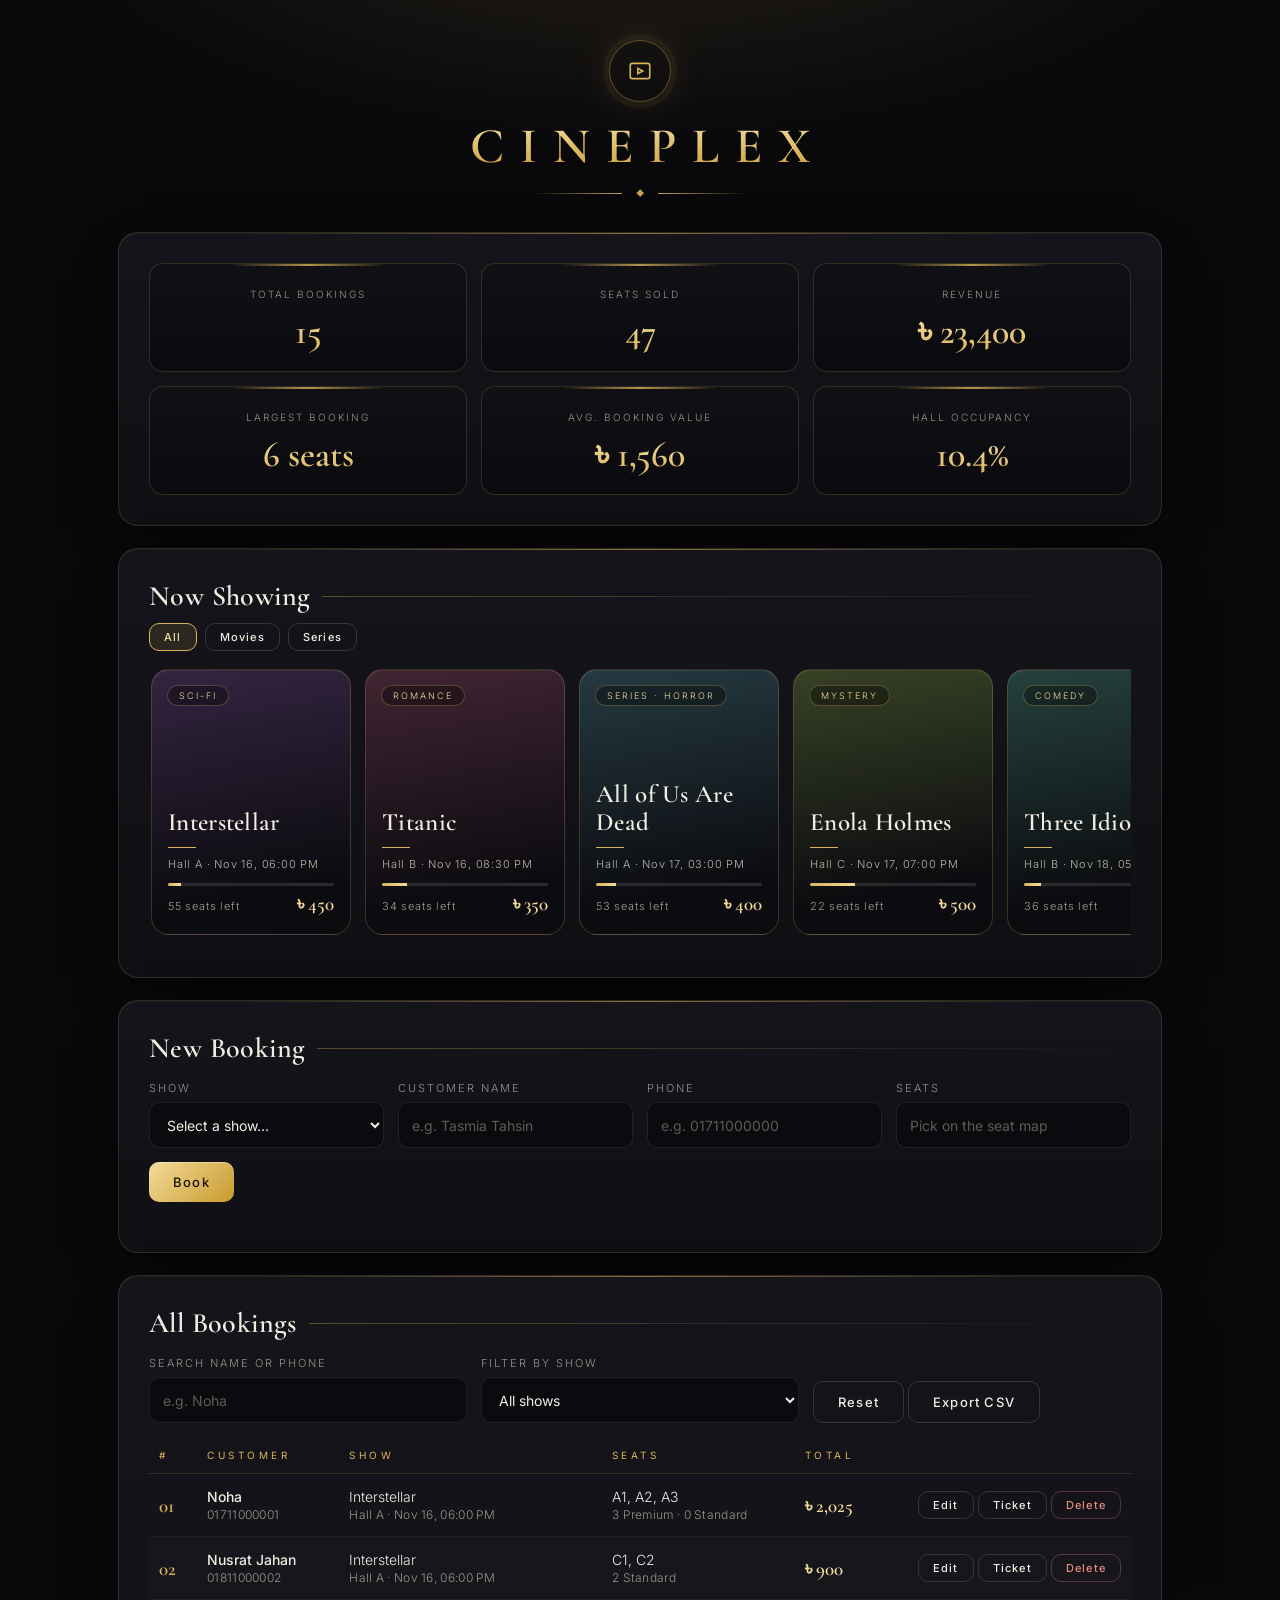
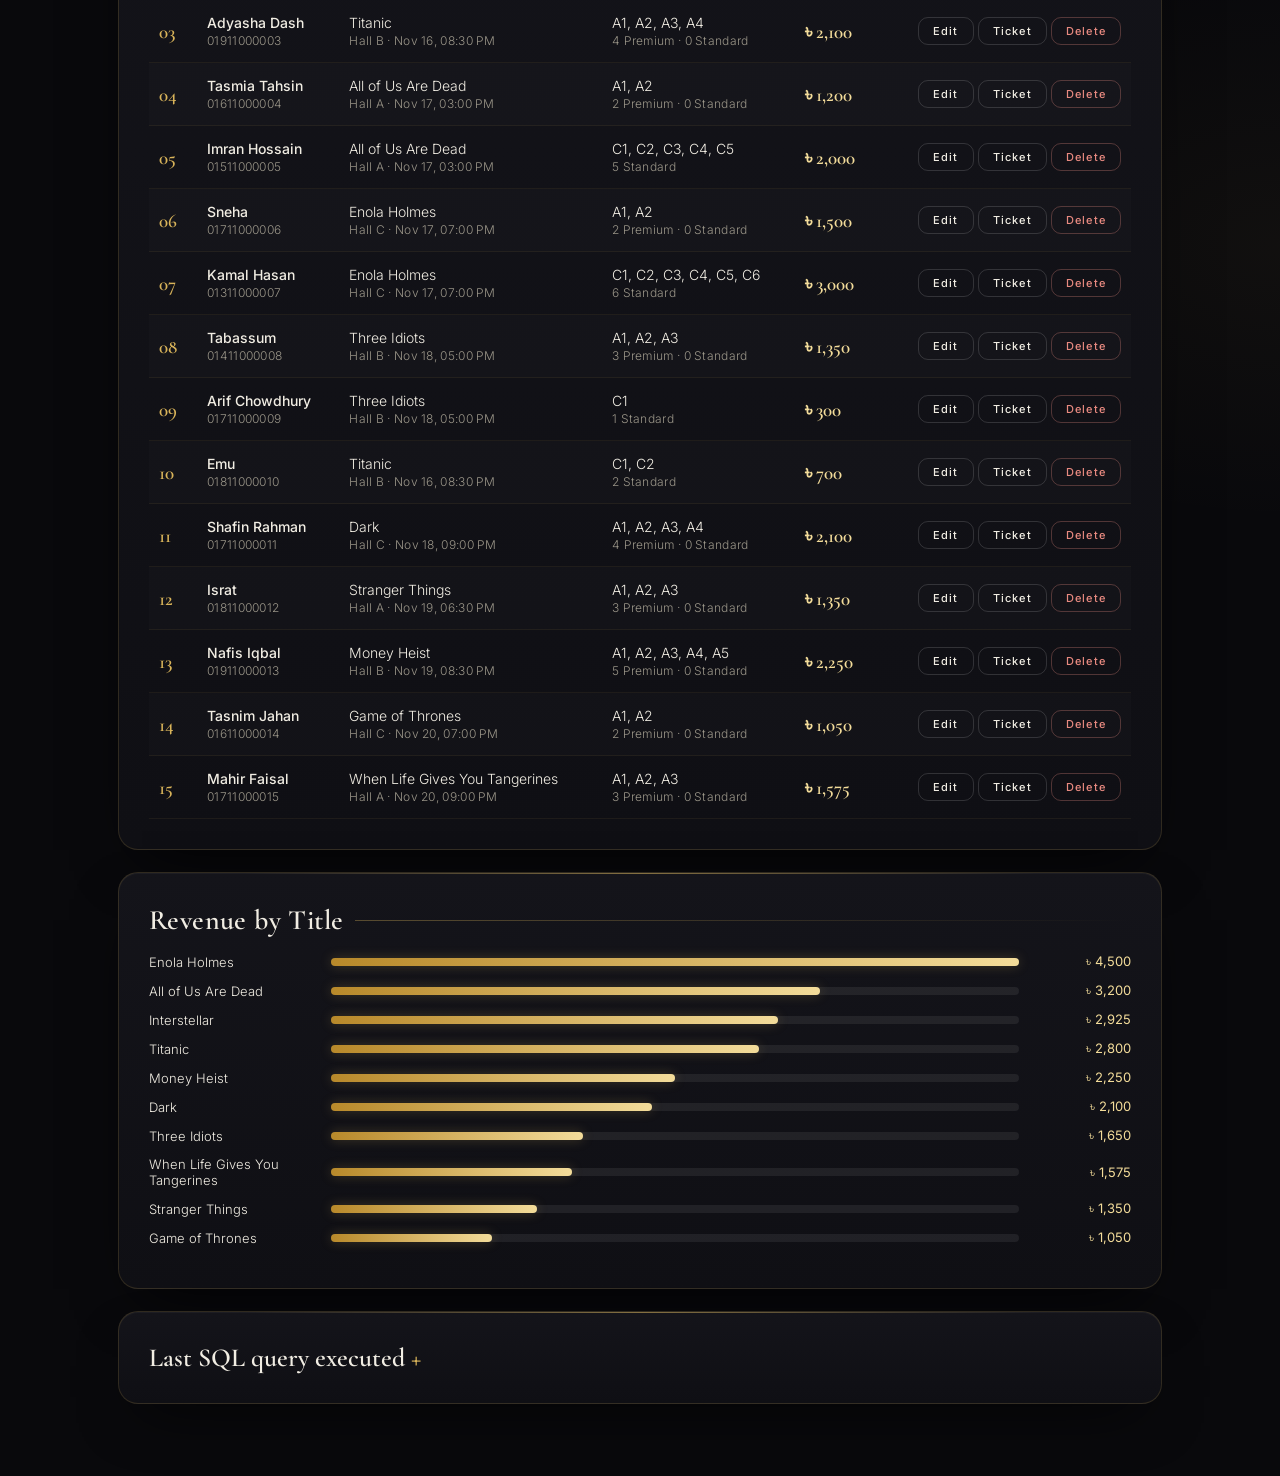
<file: source/index.html>
<!doctype html>
<html lang="en">
  <head>
    <meta charset="utf-8" />
    <meta name="viewport" content="width=device-width, initial-scale=1" />
    <title>Cineplex | Premium Cinema Booking</title>
    <meta
      name="description"
      content="Cineplex - single-page cinema booking system built with HTML, JavaScript and SQL (SQLite). DBMS Lab Project."
    />
    <link
      rel="icon"
      href="data:image/svg+xml,%3Csvg xmlns=%27http://www.w3.org/2000/svg%27 viewBox=%270 0 24 24%27%3E%3Crect width=%2724%27 height=%2724%27 rx=%276%27 fill=%27%2309090c%27/%3E%3Cpath d=%27M9 7.5v9l7.5-4.5z%27 fill=%27%23d9b45a%27/%3E%3C/svg%3E"
    />
    <link
      href="https://fonts.googleapis.com/css2?family=Cormorant+Garamond:wght@500;600;700&family=Inter:wght@300;400;500&display=swap"
      rel="stylesheet"
    />
    <link rel="stylesheet" href="css/style.css" />
  </head>
  <body>
    <div class="wrap">
      <header>
        <div class="logo">
          <svg viewBox="0 0 24 24">
            <rect x="3" y="5" width="18" height="14" rx="2" />
            <path d="M10 9.5v5l4.5-2.5z" />
          </svg>
        </div>
        <h1>CINEPLEX</h1>
        <div class="orn"><i></i>◆<i></i></div>
      </header>
      <div id="msg"></div>
      <div class="card"><div class="sum" id="summary"></div></div>
      <div class="card" id="s-now">
        <h2>Now Showing</h2>
        <div class="tabs">
          <button class="g sm on" data-k="">All</button><button class="g sm" data-k="Movie">Movies</button
          ><button class="g sm" data-k="Series">Series</button>
        </div>
        <div class="shows" id="shows"></div>
      </div>

      <div class="card" id="s-book">
        <h2 id="ft">New Booking</h2>
        <form id="f" class="grid">
          <input type="hidden" id="id" />
          <label>Show<select id="show" required></select></label>
          <label
            >Customer name<input id="name" maxlength="80" placeholder="e.g. Tasmia Tahsin" required
          /></label>
          <label>Phone<input id="phone" maxlength="20" placeholder="e.g. 01711000000" required /></label>
          <label>Seats<input id="seats" readonly placeholder="Pick on the seat map" /></label>
          <div>
            <button id="sb">Book</button>
            <button type="button" class="g" id="cx" style="display: none">Cancel</button>
          </div>
        </form>
        <div id="calc" class="how" style="margin: 16px 0 0; color: #f3dc9a"></div>
        <div id="map"></div>
      </div>

      <div class="card" id="s-list">
        <h2>All Bookings</h2>
        <div class="grid" style="margin-bottom: 14px">
          <label>Search name or phone<input id="q" placeholder="e.g. Noha" /></label>
          <label>Filter by show<select id="fshow"></select></label>
          <div><button class="g" id="rs">Reset</button> <button class="g" id="csv">Export CSV</button></div>
        </div>
        <div class="tw">
          <table>
            <thead>
              <tr>
                <th>#</th>
                <th>Customer</th>
                <th>Show</th>
                <th>Seats</th>
                <th>Total</th>
                <th></th>
              </tr>
            </thead>
            <tbody id="rows"></tbody>
          </table>
        </div>
      </div>

      <div class="card" id="s-rev">
        <h2>Revenue by Title</h2>
        <div id="chart"></div>
      </div>
      <details class="card" id="s-sql">
        <summary>Last SQL query executed</summary>
        <pre id="sqlbox" style="margin-top: 14px">-</pre>
        <p style="text-align: right; margin: 12px 0 0">
          <button class="g sm" id="resetdb">Reset demo data</button>
        </p>
      </details>

      <div id="ticket" onclick="if (event.target === this) this.style.display = 'none';">
        <div id="tk"></div>
      </div>
    </div>
    <script src="js/lib/sql-wasm.js"></script>
    <script src="js/lib/sql-wasm-data.js"></script>
    <script src="js/schema.js"></script>
    <script src="js/app.js"></script>
  </body>
</html>
</file>
<file: source/css/style.css>
/* Cineplex | styles. Dark + gold theme. Sections: base, header, cards, summary, now showing, form, seat map, table, chart, ticket, print. */
:root {
  --bg: #07070a;
  --bd: rgba(217, 180, 90, 0.18);
  --gold: #d9b45a;
  --gold2: #f3dc9a;
  --text: #f1ede3;
  --mut: #9a9588;
}
* {
  box-sizing: border-box;
}
html {
  scroll-behavior: smooth;
}
body {
  margin: 0;
  color: var(--text);
  font-family:
    Inter,
    system-ui,
    Segoe UI,
    sans-serif;
  font-weight: 300;
  background:
    radial-gradient(900px 420px at 50% -80px, rgba(217, 180, 90, 0.16), transparent 70%),
    radial-gradient(700px 500px at 100% 40%, rgba(120, 70, 160, 0.08), transparent 70%), var(--bg);
  min-height: 100vh;
}
.wrap {
  max-width: 1080px;
  margin: 0 auto;
  padding: 34px 18px 50px;
}
header {
  text-align: center;
  margin-bottom: 34px;
}
.logo {
  width: 58px;
  height: 58px;
  margin: 0 auto 14px;
  border-radius: 50%;
  border: 1px solid var(--bd);
  display: grid;
  place-items: center;
  background: rgba(217, 180, 90, 0.07);
  box-shadow: 0 0 40px rgba(217, 180, 90, 0.18);
}
.logo svg {
  width: 26px;
  height: 26px;
  fill: none;
  stroke: var(--gold);
  stroke-width: 1.5;
}
h1,
h2 {
  font-family: 'Cormorant Garamond', Georgia, serif;
  font-weight: 500;
}
h1 {
  font-size: 46px;
  margin: 0;
  letter-spacing: 12px;
  padding-left: 12px;
  background: linear-gradient(180deg, var(--gold2), #b8892a);
  -webkit-background-clip: text;
  background-clip: text;
  color: transparent;
}
.orn {
  display: flex;
  align-items: center;
  justify-content: center;
  gap: 12px;
  margin: 12px auto 10px;
  color: var(--gold);
  font-size: 9px;
}
.orn i {
  width: 70px;
  height: 1px;
  background: linear-gradient(90deg, transparent, var(--gold));
}
.orn i:last-child {
  transform: scaleX(-1);
}
header p {
  color: var(--mut);
  margin: 0;
  letter-spacing: 5px;
  font-size: 11px;
  text-transform: uppercase;
}
h2 {
  font-size: 21px;
  margin: 0 0 16px;
  display: flex;
  align-items: center;
  gap: 12px;
}
h2:before {
  content: '';
  width: 3px;
  height: 18px;
  border-radius: 2px;
  background: linear-gradient(var(--gold2), #b8892a);
}
.card {
  background: linear-gradient(180deg, rgba(255, 255, 255, 0.045), rgba(255, 255, 255, 0.02));
  border: 1px solid var(--bd);
  border-radius: 20px;
  padding: 22px;
  margin-bottom: 22px;
  box-shadow: 0 20px 50px rgba(0, 0, 0, 0.4);
  backdrop-filter: blur(8px);
  animation: up 0.6s ease both;
}
@keyframes up {
  from {
    opacity: 0;
    transform: translateY(12px);
  }
  to {
    opacity: 1;
    transform: none;
  }
}
.sum {
  display: grid;
  grid-template-columns: repeat(auto-fit, minmax(170px, 1fr));
  gap: 14px;
}
.sum div {
  border: 1px solid var(--bd);
  border-radius: 14px;
  padding: 18px 14px;
  text-align: center;
  background: rgba(0, 0, 0, 0.25);
  position: relative;
  overflow: hidden;
}
.sum div:before {
  content: '';
  position: absolute;
  left: 20%;
  right: 20%;
  top: 0;
  height: 2px;
  background: linear-gradient(90deg, transparent, var(--gold), transparent);
}
.sum small {
  color: var(--mut);
  font-size: 10px;
  letter-spacing: 2px;
  text-transform: uppercase;
}
.sum b {
  display: block;
  font-family: 'Cormorant Garamond', Georgia, serif;
  font-size: 30px;
  margin-top: 8px;
  font-weight: 500;
  background: linear-gradient(180deg, var(--gold2), var(--gold));
  -webkit-background-clip: text;
  background-clip: text;
  color: transparent;
}
.shows {
  display: flex;
  gap: 16px;
  overflow-x: auto;
  padding: 4px 2px 12px;
}
.show {
  min-width: 210px;
  height: 250px;
  border-radius: 16px;
  padding: 16px;
  border: 1px solid var(--bd);
  display: flex;
  flex-direction: column;
  justify-content: flex-end;
  position: relative;
  overflow: hidden;
  transition: 0.3s;
}
.show:hover {
  transform: translateY(-6px);
  box-shadow:
    0 18px 40px rgba(0, 0, 0, 0.5),
    0 0 0 1px var(--gold);
}
.show .tag {
  position: absolute;
  top: 14px;
  left: 14px;
  font-size: 10px;
  letter-spacing: 2px;
  text-transform: uppercase;
  padding: 4px 10px;
  border-radius: 20px;
  background: rgba(0, 0, 0, 0.45);
  border: 1px solid var(--bd);
  color: var(--gold2);
}
.show .pr {
  position: absolute;
  top: 14px;
  right: 14px;
  font-family: Georgia, serif;
  color: var(--gold2);
}
.show b {
  font-family: 'Cormorant Garamond', Georgia, serif;
  font-size: 19px;
  font-weight: 600;
  line-height: 1.2;
}
.show small {
  display: block;
  color: #cfc9ba;
  margin-top: 5px;
  font-size: 12px;
}
.bar {
  height: 3px;
  border-radius: 3px;
  background: rgba(255, 255, 255, 0.12);
  margin-top: 12px;
  overflow: hidden;
}
.bar i {
  display: block;
  height: 100%;
  background: linear-gradient(90deg, var(--gold), var(--gold2));
}
.show .l {
  color: var(--gold2);
  margin-top: 6px;
  font-size: 12px;
}
.grid {
  display: grid;
  grid-template-columns: repeat(auto-fit, minmax(190px, 1fr));
  gap: 14px;
  align-items: end;
}
label {
  font-size: 11px;
  color: var(--mut);
  display: flex;
  flex-direction: column;
  gap: 7px;
  letter-spacing: 1.5px;
  text-transform: uppercase;
}
input,
select {
  padding: 12px 13px;
  background: rgba(0, 0, 0, 0.35);
  border: 1px solid rgba(255, 255, 255, 0.1);
  border-radius: 10px;
  color: var(--text);
  font-size: 14px;
  font-family: inherit;
  transition: 0.2s;
  letter-spacing: 0;
  text-transform: none;
}
input::placeholder {
  color: #5f5b52;
}
input:focus,
select:focus {
  outline: 0;
  border-color: var(--gold);
  box-shadow: 0 0 0 3px rgba(217, 180, 90, 0.14);
}
select option {
  background: #14141a;
}
button {
  padding: 12px 24px;
  border: 0;
  border-radius: 10px;
  background: linear-gradient(135deg, var(--gold2), #c99a2e);
  color: #1a1405;
  font-weight: 500;
  font-size: 13px;
  letter-spacing: 1px;
  cursor: pointer;
  transition: 0.25s;
  font-family: inherit;
}
button:hover {
  transform: translateY(-1px);
  box-shadow: 0 8px 24px rgba(217, 180, 90, 0.3);
}
button.g {
  background: transparent;
  color: var(--text);
  border: 1px solid rgba(255, 255, 255, 0.14);
}
button.g:hover {
  border-color: var(--gold);
  box-shadow: none;
}
button.sm {
  padding: 6px 14px;
  font-size: 11px;
}
button.d {
  background: transparent;
  color: #e88a80;
  border: 1px solid rgba(232, 138, 128, 0.3);
}
button.d:hover {
  background: rgba(232, 138, 128, 0.1);
  box-shadow: none;
}
.tw {
  overflow-x: auto;
}
table {
  width: 100%;
  border-collapse: collapse;
  font-size: 14px;
}
th {
  color: var(--gold);
  font-weight: 400;
  font-size: 10px;
  letter-spacing: 2px;
  text-transform: uppercase;
  text-align: left;
  padding: 12px 10px;
  border-bottom: 1px solid var(--bd);
}
td {
  padding: 14px 10px;
  border-bottom: 1px solid rgba(255, 255, 255, 0.05);
  white-space: nowrap;
}
tbody tr {
  transition: 0.2s;
}
tbody tr:hover {
  background: rgba(217, 180, 90, 0.05);
}
td.t {
  color: var(--gold2);
  font-family: Georgia, serif;
}
.pill {
  display: inline-block;
  min-width: 28px;
  text-align: center;
  padding: 3px 10px;
  border-radius: 20px;
  background: rgba(217, 180, 90, 0.12);
  border: 1px solid var(--bd);
  color: var(--gold2);
  font-size: 12px;
}
#msg {
  position: fixed;
  top: 18px;
  left: 50%;
  transform: translateX(-50%);
  padding: 12px 22px;
  border-radius: 12px;
  display: none;
  z-index: 9;
  font-size: 14px;
  backdrop-filter: blur(10px);
  box-shadow: 0 10px 30px rgba(0, 0, 0, 0.5);
}
.err {
  background: rgba(70, 20, 16, 0.9);
  color: #f6b3ab;
  border: 1px solid #7a3028;
}
.ok {
  background: rgba(16, 50, 30, 0.9);
  color: #a6e6b9;
  border: 1px solid #2c6a40;
}
.how {
  color: var(--mut);
  font-size: 13px;
  line-height: 1.8;
  margin: 0 0 18px;
}
.how b {
  color: var(--gold2);
  font-weight: 500;
}
pre {
  background: rgba(0, 0, 0, 0.4);
  border: 1px solid var(--bd);
  border-radius: 12px;
  padding: 14px;
  color: #cfd9a3;
  font-size: 12px;
  white-space: pre-wrap;
  margin: 0;
  font-family: Consolas, monospace;
}
footer {
  text-align: center;
  color: #5f5b52;
  font-size: 11px;
  letter-spacing: 3px;
  text-transform: uppercase;
  margin-top: 10px;
}

body {
  background: radial-gradient(800px 300px at 50% -100px, rgba(217, 180, 90, 0.08), transparent 70%), #09090c;
}
h1 {
  font-size: 40px;
  letter-spacing: 10px;
  padding-left: 10px;
  background: none;
  -webkit-text-fill-color: initial;
  color: var(--gold);
}
.logo {
  box-shadow: none;
  background: none;
}
.orn {
  display: none;
}
.card {
  background: #111116;
  box-shadow: none;
  backdrop-filter: none;
  animation: none;
  border-radius: 14px;
}
.sum div {
  background: #0c0c10;
  border-radius: 10px;
}
.sum div:before {
  display: none;
}
.sum b {
  background: none;
  -webkit-text-fill-color: initial;
  color: var(--gold2);
  font-size: 26px;
}
h2 {
  font-size: 20px;
}
h2:before {
  display: none;
}
button {
  background: var(--gold);
  color: #17120a;
  border-radius: 8px;
}
button:hover {
  transform: none;
  box-shadow: none;
  filter: brightness(1.08);
}
.shows {
  gap: 14px;
}
.show {
  min-width: 172px;
  width: 172px;
  height: 262px;
  border-radius: 4px;
  align-items: stretch;
  justify-content: space-between;
  text-align: center;
  padding: 20px 14px;
  box-shadow: none;
}
.show:hover {
  transform: none;
  box-shadow: 0 0 0 1px var(--gold);
}
.show:after {
  content: '';
  position: absolute;
  inset: 8px;
  border: 1px solid rgba(217, 180, 90, 0.28);
  pointer-events: none;
}
.show .tag {
  position: static;
  align-self: center;
  border: 0;
  background: none;
  padding: 0;
  font-size: 9px;
  letter-spacing: 3px;
  color: var(--gold);
}
.show .pt b {
  font-size: 17px;
  letter-spacing: 2px;
  text-transform: uppercase;
  display: block;
  line-height: 1.3;
}
.show .pt small {
  margin-top: 8px;
  font-size: 11px;
}
.show .l {
  margin-top: 8px;
  font-size: 11px;
  color: #cfc9ba;
}
.tabs {
  display: flex;
  gap: 8px;
  margin: -6px 0 14px;
}
.tabs button.on {
  border-color: var(--gold);
  color: var(--gold2);
}
.scr {
  width: 60%;
  margin: 0 auto 14px;
  text-align: center;
  font-size: 10px;
  letter-spacing: 4px;
  color: var(--mut);
  border-top: 2px solid var(--gold);
  padding-top: 6px;
}
.seats {
  display: grid;
  grid-template-columns: repeat(10, 26px);
  gap: 6px;
  justify-content: center;
  margin-bottom: 12px;
}
.st {
  width: 26px;
  height: 24px;
  border-radius: 5px 5px 2px 2px;
  background: #33333c;
  border: 1px solid rgba(255, 255, 255, 0.18);
  cursor: pointer;
}
.st.t {
  background: #141418;
  border-color: #141418;
  cursor: not-allowed;
}
.st.s {
  background: var(--gold);
  border-color: var(--gold);
}
.st:not(.t):hover {
  border-color: var(--gold);
}
#map .how {
  text-align: center;
  margin: 0;
}
.cr {
  display: grid;
  grid-template-columns: 170px 1fr 100px;
  gap: 12px;
  align-items: center;
  margin: 12px 0;
  font-size: 13px;
}
.cr div {
  height: 8px;
  background: rgba(255, 255, 255, 0.07);
  border-radius: 4px;
}
.cr i {
  display: block;
  height: 100%;
  background: var(--gold);
  border-radius: 4px;
}
.cr b {
  font-weight: 400;
  color: var(--gold2);
  text-align: right;
}
#ticket {
  display: none;
  position: fixed;
  inset: 0;
  background: rgba(0, 0, 0, 0.78);
  z-index: 20;
  align-items: center;
  justify-content: center;
  padding: 16px;
}
.tkc {
  width: 340px;
  max-width: 100%;
  background: #f4efe3;
  color: #1a1710;
  border-radius: 6px;
  padding: 24px;
  font-family: Georgia, serif;
}
.tkc h3 {
  margin: 0;
  letter-spacing: 7px;
  text-align: center;
  color: #8a6a1c;
  font-weight: 500;
}
.tkc .sub {
  text-align: center;
  font-size: 10px;
  letter-spacing: 3px;
  color: #7a7568;
  margin: 4px 0 16px;
}
.tkc h4 {
  margin: 0 0 12px;
  font-size: 21px;
  text-align: center;
  border-top: 1px dashed #b9b29d;
  border-bottom: 1px dashed #b9b29d;
  padding: 12px 0;
}
.tkc p {
  display: flex;
  justify-content: space-between;
  margin: 7px 0;
  font-size: 13px;
}
.tkc p span {
  color: #7a7568;
}
.bc {
  height: 34px;
  margin: 16px 0 4px;
  background: repeating-linear-gradient(
    90deg,
    #1a1710 0 2px,
    transparent 2px 5px,
    #1a1710 5px 6px,
    transparent 6px 9px
  );
}
.tkc .noprint {
  display: flex;
  gap: 8px;
  margin-top: 14px;
}
.tkc .noprint button {
  flex: 1;
}
@media print {
  body * {
    visibility: hidden;
  }
  #tk,
  #tk * {
    visibility: visible;
  }
  #tk {
    position: fixed;
    left: 0;
    top: 0;
  }
  .noprint {
    display: none !important;
  }
}
.nav {
  display: flex;
  justify-content: center;
  gap: 26px;
  flex-wrap: wrap;
  margin: -8px 0 26px;
}
.nav a {
  color: var(--mut);
  text-decoration: none;
  font-size: 11px;
  letter-spacing: 2px;
  text-transform: uppercase;
  padding-bottom: 4px;
  border-bottom: 1px solid transparent;
  transition: 0.2s;
}
.nav a:hover {
  color: var(--gold2);
  border-color: var(--gold);
}
.s2 {
  color: var(--mut);
  font-size: 12px;
}
td b {
  font-weight: 500;
}
summary {
  cursor: pointer;
  font-family: 'Cormorant Garamond', Georgia, serif;
  font-size: 20px;
  list-style: none;
}
summary::-webkit-details-marker {
  display: none;
}
summary:after {
  content: ' +';
  color: var(--gold);
}
details[open] summary:after {
  content: ' −';
}
[id^='s-'] {
  scroll-margin-top: 16px;
}

h1 {
  font-size: 50px;
  font-weight: 600;
  letter-spacing: 14px;
  padding-left: 14px;
}
header p {
  font-size: 11px;
  letter-spacing: 6px;
}
h2 {
  font-size: 26px;
  font-weight: 600;
}
summary {
  font-size: 26px;
  font-weight: 600;
}
.sum b {
  font-size: 36px;
  font-weight: 600;
}
.sum small {
  letter-spacing: 3px;
}
td.t {
  font-family: 'Cormorant Garamond', Georgia, serif;
  font-size: 19px;
  font-weight: 600;
}
.no {
  color: var(--gold);
  font-family: 'Cormorant Garamond', Georgia, serif;
  font-size: 19px;
  font-weight: 600;
  width: 48px;
}
th {
  letter-spacing: 3px;
}
label {
  letter-spacing: 2px;
}
.show {
  min-width: 200px;
  width: 200px;
  height: 266px;
  border-radius: 16px;
  align-items: stretch;
  justify-content: flex-end;
  text-align: left;
  padding: 18px 16px;
  border: 1px solid rgba(217, 180, 90, 0.22);
  box-shadow: inset 0 1px 0 rgba(255, 255, 255, 0.06);
}
.show:after {
  display: none;
}
.show .tag {
  position: absolute;
  top: 15px;
  left: 15px;
  align-self: auto;
  background: rgba(0, 0, 0, 0.35);
  border: 1px solid rgba(217, 180, 90, 0.3);
  padding: 4px 11px;
  border-radius: 20px;
  font-size: 9px;
  letter-spacing: 2px;
  color: var(--gold2);
}
.show .pr {
  position: absolute;
  top: 13px;
  right: 16px;
  font-family: 'Cormorant Garamond', Georgia, serif;
  font-size: 19px;
  font-weight: 600;
  color: var(--gold2);
}
.show .pt b {
  font-size: 25px;
  font-weight: 600;
  letter-spacing: 0.3px;
  text-transform: none;
  line-height: 1.1;
}
.show .pt b:after {
  content: '';
  display: block;
  width: 28px;
  height: 1px;
  background: var(--gold);
  margin: 11px 0 0;
}
.show .pt small {
  margin-top: 9px;
  font-size: 11px;
  letter-spacing: 0.8px;
  color: #bdb7a6;
}
.show .l {
  margin-top: 7px;
  font-size: 11px;
  letter-spacing: 0.8px;
  color: #a39d8c;
}
.show:hover {
  transform: translateY(-3px);
  box-shadow:
    0 14px 30px rgba(0, 0, 0, 0.45),
    0 0 0 1px rgba(217, 180, 90, 0.5);
}
.show .l {
  display: flex;
  justify-content: space-between;
  align-items: baseline;
}
.show .l b {
  font-family: 'Cormorant Garamond', Georgia, serif;
  font-size: 19px;
  font-weight: 600;
  color: var(--gold2);
  letter-spacing: 0;
}
.show .tag {
  white-space: nowrap;
}
.seats {
  grid-template-columns: repeat(10, 38px);
  gap: 7px;
}
#map {
  overflow-x: auto;
  padding-bottom: 4px;
}
.st {
  width: 38px;
  height: 30px;
  display: grid;
  place-items: center;
  font-size: 9px;
  color: #8d8a80;
  letter-spacing: 0;
}
.st.p {
  border-color: rgba(217, 180, 90, 0.65);
  color: var(--gold2);
}
.st.t {
  color: #34343c;
}
.st.s {
  color: #17120a;
}
.lg {
  display: flex;
  gap: 20px;
  justify-content: center;
  flex-wrap: wrap;
  font-size: 12px;
  color: var(--mut);
  margin-top: 4px;
}
.lg span {
  display: flex;
  align-items: center;
  gap: 8px;
}
.lg .st {
  width: 15px;
  height: 12px;
  display: inline-block;
  cursor: default;
}

/* ===== Cineplex premium polish ===== */
::selection {
  background: rgba(217, 180, 90, 0.35);
  color: #fff;
}
html {
  scrollbar-color: #3a3427 #09090c;
}
body {
  background:
    radial-gradient(900px 380px at 50% -120px, rgba(217, 180, 90, 0.14), transparent 70%),
    radial-gradient(600px 400px at 100% 60%, rgba(217, 180, 90, 0.04), transparent 70%), #09090c;
  -webkit-font-smoothing: antialiased;
}
header {
  margin-bottom: 22px;
  padding-top: 6px;
}
.logo {
  border: 1px solid rgba(217, 180, 90, 0.4);
  box-shadow:
    0 0 0 6px rgba(217, 180, 90, 0.05),
    0 0 40px rgba(217, 180, 90, 0.14);
}
h1 {
  background: linear-gradient(180deg, #f6e3a8, #c99a2e);
  -webkit-background-clip: text;
  background-clip: text;
  color: transparent;
  -webkit-text-fill-color: transparent;
  text-shadow: none;
}
header p:after {
  content: '';
  display: block;
  width: 90px;
  height: 1px;
  margin: 16px auto 0;
  background: linear-gradient(90deg, transparent, var(--gold), transparent);
}
.nav {
  position: sticky;
  top: 0;
  z-index: 8;
  margin: 0 -18px 26px;
  padding: 14px 18px 10px;
  background: rgba(9, 9, 12, 0.72);
  backdrop-filter: blur(14px);
  -webkit-backdrop-filter: blur(14px);
  border-bottom: 1px solid rgba(217, 180, 90, 0.1);
}
.card {
  background: linear-gradient(180deg, #14141a, #0f0f14);
  border: 1px solid rgba(217, 180, 90, 0.16);
  border-radius: 18px;
  padding: 26px;
  box-shadow:
    0 24px 60px -24px rgba(0, 0, 0, 0.8),
    inset 0 1px 0 rgba(255, 255, 255, 0.04);
  animation: up 0.7s cubic-bezier(0.2, 0.7, 0.2, 1) both;
}
.sum div {
  background: linear-gradient(180deg, #101015, #0b0b0f);
  border-radius: 14px;
  transition: 0.3s;
}
.sum div:before {
  display: block;
  left: 25%;
  right: 25%;
  opacity: 0.8;
}
.sum div:hover {
  transform: translateY(-3px);
  border-color: rgba(217, 180, 90, 0.4);
}
.sum b {
  background: linear-gradient(180deg, #f6e3a8, #d9b45a);
  -webkit-background-clip: text;
  background-clip: text;
  -webkit-text-fill-color: transparent;
  color: transparent;
}
h2:before {
  display: block;
  height: 20px;
  width: 2px;
  background: linear-gradient(var(--gold2), transparent);
}
input,
select {
  background: #0b0b0f;
  border-color: rgba(255, 255, 255, 0.09);
  border-radius: 10px;
}
input:hover,
select:hover {
  border-color: rgba(217, 180, 90, 0.35);
}
button {
  background: linear-gradient(135deg, #f3dc9a, #c99a2e);
  border-radius: 10px;
  font-weight: 500;
  letter-spacing: 1.2px;
  box-shadow: 0 1px 0 rgba(255, 255, 255, 0.35) inset;
}
button:hover {
  transform: translateY(-1px);
  filter: none;
  box-shadow: 0 10px 26px -8px rgba(217, 180, 90, 0.55);
}
button.g {
  background: transparent;
  box-shadow: none;
}
button.g:hover {
  border-color: var(--gold);
  color: var(--gold2);
  box-shadow: none;
}
button.d {
  background: transparent;
  box-shadow: none;
}
.tabs button.on {
  background: rgba(217, 180, 90, 0.12);
}
.show {
  border-radius: 18px;
  transition:
    transform 0.35s cubic-bezier(0.2, 0.7, 0.2, 1),
    box-shadow 0.35s;
}
.show:hover {
  transform: translateY(-6px);
  box-shadow:
    0 22px 40px -12px rgba(0, 0, 0, 0.7),
    0 0 0 1px rgba(217, 180, 90, 0.55);
}
.shows {
  scrollbar-width: thin;
  scrollbar-color: #3a3427 transparent;
}
th {
  position: sticky;
  top: 0;
}
tbody tr:nth-child(even) {
  background: rgba(255, 255, 255, 0.012);
}
tbody tr:hover {
  background: rgba(217, 180, 90, 0.06);
}
.pill,
.s2 {
  letter-spacing: 0.3px;
}
.st {
  transition: 0.18s;
}
.st:not(.t):hover {
  transform: translateY(-2px);
  box-shadow: 0 6px 12px -4px rgba(217, 180, 90, 0.5);
}
.st.s {
  box-shadow: 0 0 14px rgba(217, 180, 90, 0.55);
}
.scr {
  box-shadow: 0 -14px 30px -18px var(--gold);
  border-top-width: 3px;
  border-radius: 50% 50% 0 0/8px 8px 0 0;
}
.cr i {
  background: linear-gradient(90deg, #b8892a, #f3dc9a);
  box-shadow: 0 0 12px rgba(217, 180, 90, 0.25);
  transition: width 0.8s;
}
pre {
  background: #0a0a0d;
  color: #d7e0a8;
}
#msg {
  border-radius: 12px;
}
.tkc {
  position: relative;
  border-radius: 10px;
  box-shadow: 0 30px 80px rgba(0, 0, 0, 0.6);
}
.tkc:before,
.tkc:after {
  content: '';
  position: absolute;
  top: 92px;
  width: 18px;
  height: 18px;
  border-radius: 50%;
  background: #0c0c10;
}
.tkc:before {
  left: -9px;
}
.tkc:after {
  right: -9px;
}
footer {
  margin-top: 28px;
  padding-top: 18px;
  border-top: 1px solid rgba(217, 180, 90, 0.1);
}
@media (max-width: 640px) {
  h1 {
    font-size: 34px;
    letter-spacing: 8px;
  }
  .card {
    padding: 18px;
  }
  .cr {
    grid-template-columns: 100px 1fr 80px;
  }
  .nav {
    gap: 16px;
  }
}
@media (prefers-reduced-motion: reduce) {
  * {
    animation: none !important;
    transition: none !important;
  }
}
.sum {
  grid-template-columns: repeat(3, 1fr);
}
.sum small {
  letter-spacing: 2px;
}
h2:before {
  display: none;
}
@media (max-width: 640px) {
  .sum {
    grid-template-columns: repeat(2, 1fr);
  }
}

.orn {
  display: flex;
  margin: 12px auto 12px;
  gap: 14px;
  font-size: 8px;
  opacity: 0.9;
}
.orn i {
  width: 90px;
}
header p {
  font-family: Inter, system-ui, sans-serif;
  font-style: normal;
  font-weight: 300;
  text-transform: uppercase;
  letter-spacing: 7px;
  font-size: 11px;
  color: var(--mut);
}
header p:after {
  display: none;
}
.nav {
  gap: 34px;
}
.nav a {
  letter-spacing: 3.5px;
  font-size: 10.5px;
}
.nav a:hover {
  letter-spacing: 3.5px;
}
h2 {
  font-style: normal;
  font-weight: 600;
  letter-spacing: 0.4px;
  font-size: 28px;
}
h2:after {
  content: '';
  flex: 1;
  height: 1px;
  background: linear-gradient(90deg, rgba(217, 180, 90, 0.35), transparent);
}
summary {
  font-style: normal;
}
.card {
  border-radius: 20px;
  padding: 30px;
}
th {
  letter-spacing: 3.5px;
}
@media (max-width: 640px) {
  .nav {
    gap: 14px;
  }
  .nav a {
    letter-spacing: 1.5px;
    font-size: 9.5px;
  }
  header p {
    font-size: 10px;
    letter-spacing: 4px;
  }
}

.card {
  position: relative;
}
.card:before {
  content: '';
  position: absolute;
  top: 0;
  left: 12%;
  right: 12%;
  height: 1px;
  background: linear-gradient(90deg, transparent, rgba(217, 180, 90, 0.55), transparent);
}
.logo {
  width: 62px;
  height: 62px;
}
h1 {
  letter-spacing: 16px;
  padding-left: 16px;
}
tbody tr td {
  border-bottom-color: rgba(217, 180, 90, 0.07);
}
input:focus,
select:focus {
  box-shadow:
    0 0 0 3px rgba(217, 180, 90, 0.12),
    0 0 18px -4px rgba(217, 180, 90, 0.4);
}
header {
  margin-bottom: 34px !important;
}

/* ---- final polish ---- */
input,
select {
  height: 46px;
  box-sizing: border-box;
}
.grid label {
  justify-content: flex-end;
}
button {
  min-height: 40px;
}
button.sm {
  min-height: 0;
}
::selection {
  background: rgba(217, 180, 90, 0.35);
}
</file>
